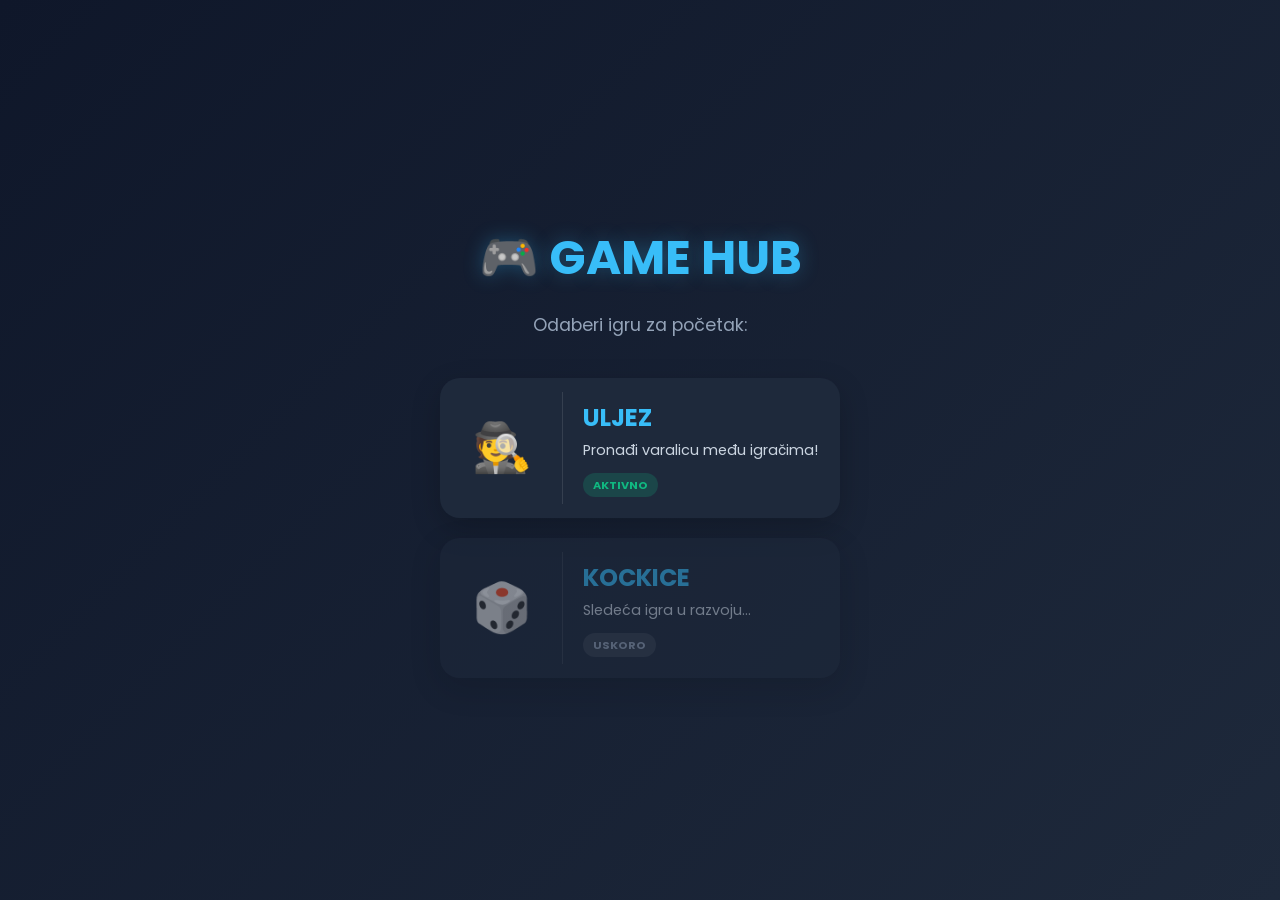
<file: index.html>
<!DOCTYPE html>
<html lang="sr">
<head>
    <meta charset="UTF-8">
    <meta name="viewport" content="width=device-width, initial-scale=1.0">
    <title>Game Hub - Odaberi Igru</title>
    <link href="https://fonts.googleapis.com/css2?family=Poppins:wght@400;600;700&display=swap" rel="stylesheet">
    <link rel="stylesheet" href="style.css">
</head>
<body class="menu-body">

    <div class="menu-container">
        <h1 class="menu-title">🎮 GAME HUB</h1>
        <p class="menu-subtitle">Odaberi igru za početak:</p>

        <div class="games-grid">
            <!-- KARTICA ZA IGRU: ULJEZ -->
            <a href="uljez.html" class="game-card">
                <div class="card-icon">🕵️</div>
                <div class="card-info">
                    <h2>ULJEZ</h2>
                    <p>Pronađi varalicu među igračima!</p>
                    <span class="status online">AKTIVNO</span>
                </div>
            </a>

            <!-- PRIMER ZA DRUGU IGRU (Onemogućeno) -->
            <div class="game-card disabled">
                <div class="card-icon">🎲</div>
                <div class="card-info">
                    <h2>KOCKICE</h2>
                    <p>Sledeća igra u razvoju...</p>
                    <span class="status soon">USKORO</span>
                </div>
            </div>
            
            <!-- Možeš dodavati još kartica ovde -->
        </div>
    </div>

</body>
</html>
</file>
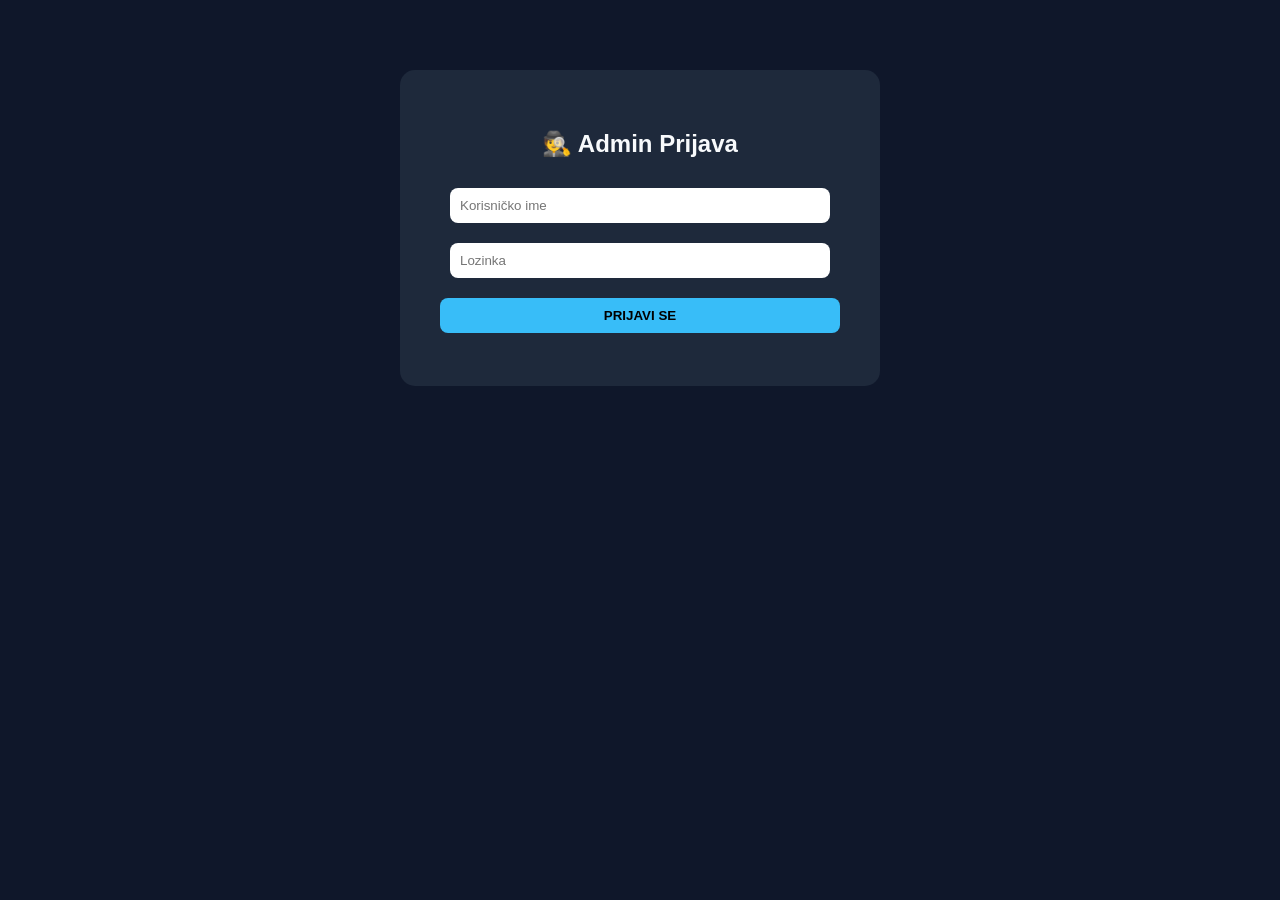
<file: admin.html>
<!DOCTYPE html>
<html lang="sr">
<head>
    <meta charset="UTF-8">
    <meta name="viewport" content="width=device-width, initial-scale=1.0">
    <title>Admin Panel - Uljez</title>
    <style>
        body { background: #0f172a; color: #f8fafc; font-family: 'Poppins', sans-serif; margin: 0; padding: 20px; }
        .container { max-width: 1000px; margin: 0 auto; }
        h1 { color: #38bdf8; text-align: center; }
        
        /* Login stil */
        #login-box { background: #1e293b; padding: 40px; border-radius: 15px; max-width: 400px; margin: 50px auto; text-align: center; }
        input { width: 90%; padding: 10px; margin: 10px 0; border-radius: 8px; border: none; }
        button { padding: 10px 20px; border-radius: 8px; border: none; background: #38bdf8; color: #000; font-weight: bold; cursor: pointer; width: 100%; margin-top: 10px; }
        button:hover { opacity: 0.9; }
        
        /* Dashboard stil */
        #dashboard { display: none; }
        .header { display: flex; justify-content: space-between; align-items: center; margin-bottom: 20px; }
        .btn-logout { background: #ef4444; width: auto; padding: 10px 20px; }
        
        table { width: 100%; border-collapse: collapse; margin-top: 20px; }
        th, td { padding: 15px; text-align: left; border-bottom: 1px solid #334155; }
        th { color: #10b981; }
        
        .status-waiting { color: #f59e0b; }
        .status-playing { color: #38bdf8; }
        .status-finished { color: #10b981; }
        
        .action-btn { padding: 5px 10px; font-size: 12px; width: auto; margin: 2px; }
        .btn-delete { background: #ef4444; color: white; }
        .btn-view { background: #334155; color: white; }
        
        /* Modal za igrace */
        #playerModal { display: none; position: fixed; top: 0; left: 0; width: 100%; height: 100%; background: rgba(0,0,0,0.8); }
        .modal-content { background: #1e293b; margin: 10% auto; padding: 20px; width: 300px; border-radius: 15px; }
        .modal-close { float: right; cursor: pointer; font-size: 20px; }
        .player-item { display: flex; justify-content: space-between; align-items: center; padding: 10px 0; border-bottom: 1px solid #334155; }
    </style>
</head>
<body>

<div class="container">
    
    <!-- LOGIN EKRAN -->
    <div id="login-box">
        <h2>🕵️ Admin Prijava</h2>
        <input type="text" id="username" placeholder="Korisničko ime">
        <input type="password" id="password" placeholder="Lozinka">
        <button onclick="login()">PRIJAVI SE</button>
        <p id="error-msg" style="color: #ef4444; font-size: 0.8rem;"></p>
    </div>

    <!-- DASHBOARD -->
    <div id="dashboard">
        <div class="header">
            <h1>Admin Panel</h1>
            <button class="btn-logout" onclick="logout()">Odjavi se</button>
        </div>

        <table id="rooms-table">
            <thead>
                <tr>
                    <th>Soba</th>
                    <th>Kreator</th>
                    <th>Igrača</th>
                    <th>Status</th>
                    <th>Akcije</th>
                </tr>
            </thead>
            <tbody>
                <!-- Sobe se ubacuju ovdje -->
            </tbody>
        </table>
    </div>
</div>

<!-- Modal za pregled igraca -->
<div id="playerModal">
    <div class="modal-content">
        <span class="modal-close" onclick="closeModal()">&times;</span>
        <h3>Igrači u sobi</h3>
        <div id="players-list"></div>
    </div>
</div>

<script>
    const API = "https://ammcooo.pythonanywhere.com"; // Tvoj API URL

    // Proveri da li je vec prijavljen
    window.onload = () => {
        checkSession();
    };

    async function checkSession() {
        try {
            const res = await fetch(`${API}/admin_check`, { credentials: 'include' });
            const data = await res.json();
            if (data.logged_in) {
                showDashboard();
            }
        } catch (e) { console.log("Neulogovan"); }
    }

    async function login() {
        const u = document.getElementById('username').value;
        const p = document.getElementById('password').value;
        const err = document.getElementById('error-msg');

        try {
            const res = await fetch(`${API}/admin_login`, {
                method: 'POST',
                headers: { 'Content-Type': 'application/json' },
                body: JSON.stringify({ username: u, password: p }),
                credentials: 'include'
            });
            const data = await res.json();
            
            if (data.status === 'success') {
                showDashboard();
            } else {
                err.innerText = "Pogrešni podaci!";
            }
        } catch (e) { err.innerText = "Greška mreže"; }
    }

    async function logout() {
        await fetch(`${API}/admin_logout`, { method: 'POST', credentials: 'include' });
        location.reload();
    }

    function showDashboard() {
        document.getElementById('login-box').style.display = 'none';
        document.getElementById('dashboard').style.display = 'block';
        loadRooms();
        // Osvezavanje svakih 5 sekundi
        setInterval(loadRooms, 5000);
    }

    async function loadRooms() {
        const res = await fetch(`${API}/admin_get_rooms`, { credentials: 'include' });
        const rooms = await res.json();
        
        const tbody = document.querySelector('#rooms-table tbody');
        tbody.innerHTML = "";

        rooms.forEach(r => {
            const statusClass = `status-${r.status}`;
            tbody.innerHTML += `
                <tr>
                    <td><b>${r.room}</b></td>
                    <td>${r.creator}</td>
                    <td>${r.players_count} / ${r.max_p}</td>
                    <td><span class="${statusClass}">${r.status}</span></td>
                    <td>
                        <button class="action-btn btn-view" onclick="viewPlayers('${r.room}')">👥 Igrači</button>
                        <button class="action-btn btn-delete" onclick="deleteRoom('${r.room}')">🗑️ Obriši</button>
                    </td>
                </tr>
            `;
        });
    }

    async function deleteRoom(room) {
        if(!confirm("Da li ste sigurni da želite da obrišete sobu " + room + "?")) return;
        
        await fetch(`${API}/admin_delete_room`, {
            method: 'POST',
            headers: { 'Content-Type': 'application/json' },
            body: JSON.stringify({ room: room }),
            credentials: 'include'
        });
        loadRooms();
    }

    async function viewPlayers(room) {
        const res = await fetch(`${API}/admin_get_players/${room}`, { credentials: 'include' });
        const players = await res.json();
        
        const list = document.getElementById('players-list');
        list.innerHTML = "";
        
        players.forEach(p => {
            list.innerHTML += `
                <div class="player-item">
                    <span>${p.name} ${p.ready ? '(Spreman)' : ''}</span>
                    <button class="action-btn btn-delete" onclick="kickPlayer('${room}', '${p.name}')">Izbaci</button>
                </div>
            `;
        });
        
        document.getElementById('playerModal').style.display = 'block';
    }

    function closeModal() {
        document.getElementById('playerModal').style.display = 'none';
    }

    async function kickPlayer(room, user) {
        await fetch(`${API}/admin_kick_player`, {
            method: 'POST',
            headers: { 'Content-Type': 'application/json' },
            body: JSON.stringify({ room: room, user: user }),
            credentials: 'include'
        });
        viewPlayers(room); // Osvezi listu
        loadRooms(); // Osvezi tabelu (mozda je soba obrisana ako je kreator izbacen)
    }
</script>

</body>
</html>
</file>
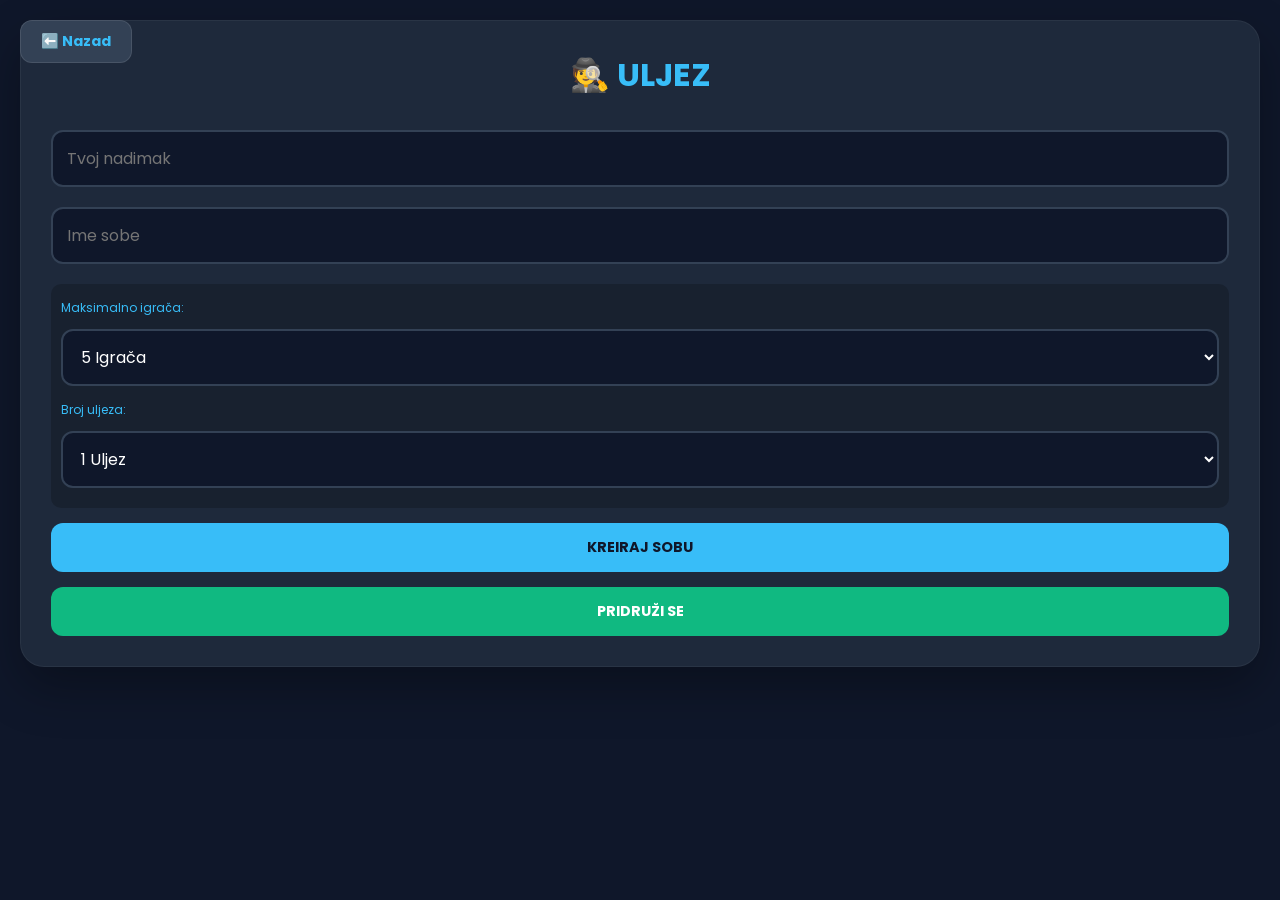
<file: uljez.html>
<!DOCTYPE html>
<html lang="sr">
<head>
    <meta charset="UTF-8">
    <meta name="viewport" content="width=device-width, initial-scale=1.0">
    <title>🕵️ Uljez Igra</title>
    <link href="https://fonts.googleapis.com/css2?family=Poppins:wght@400;600;700&display=swap" rel="stylesheet">
    <link rel="stylesheet" href="style.css">
</head>
<body>

    <div class="game-wrapper">
        
        <!-- NOVI CHAT SIDEBAR (LEVO) -->
        <div id="chat-sidebar" class="chat-sidebar">
            <h3>💬 DISKUSIJA</h3>
            <div id="chat-box"></div>
            <div class="chat-input-area">
                <input type="text" id="chat-input" placeholder="Piši poruku..." onkeypress="handleChatEnter(event)">
                <button onclick="sendChatMessage()">➤</button>
            </div>
        </div>

        <div class="main-card">
            
            <!-- Dugme za povratak na meni -->
            <div style="position: absolute; top: 20px; left: 20px;">
                <a href="index.html" class="btn-back" style="text-decoration:none; color: var(--primary); font-weight:bold; font-size: 0.9rem;">
                    ⬅️ Nazad
                </a>
            </div>

            <div id="setup-area" class="active">
                <h1>🕵️ ULJEZ</h1>
                <input type="text" id="nick" placeholder="Tvoj nadimak">
                <input type="text" id="room" placeholder="Ime sobe">
                
                <div style="text-align: left; margin-top: 10px; padding: 10px; background: rgba(0,0,0,0.2); border-radius: 10px;">
                    <label style="font-size: 0.75rem; color: var(--primary)">Maksimalno igrača:</label>
                    <select id="max_p">
                        <option value="3">3 Igrača</option>
                        <option value="4">4 Igrača</option>
                        <option value="5" selected>5 Igrača</option>
                        <option value="6">6 Igrača</option>
                        <option value="7">7 Igrača</option>
                        <option value="8">8 Igrača</option>
                        <option value="9">9 Igrača</option>
                        <option value="10">10 Igrača</option>
                    </select>

                    <label style="font-size: 0.75rem; color: var(--primary)">Broj uljeza:</label>
                    <select id="num_i">
                        <option value="1" selected>1 Uljez</option>
                        <option value="2">2 Uljeza</option>
                        <option value="3">3 Uljeza</option>
                    </select>
                </div>

                <button class="btn-blue" onclick="createRoom()">KREIRAJ SOBU</button>
                <button style="background: var(--secondary); color: white;" onclick="joinRoom()">PRIDRUŽI SE</button>
            </div>

            <div id="lobby-area">
                <h2 id="room-title">Lobi</h2>
                <p>Čekamo igrače da se pridruže...</p>
                <button id="start-btn" class="btn-blue" style="display:none; background: #f59e0b;" onclick="startGame()">🚀 KRENI IGRU</button>
            </div>

            <div id="game-area">
                <h2 id="role-display">Uloga</h2>
                <div id="question-box" style="background:#334155; padding:20px; border-radius:15px; margin:20px 0;"></div>
                <input type="text" id="ans-input" placeholder="Tvoj odgovor...">
                <button class="btn-blue" onclick="sendAnswer()">POŠALJI</button>
                <div id="answers-feed" style="margin-top:20px; text-align: left;"></div>
            </div>
            <div id="voting-area" style="display:none;">
                <h2>KO JE ULJEZ? 🤨</h2>
                <p>Pažljivo pročitaj odgovore i glasaj za sumnjivca:</p>
                <div id="voting-grid" class="player-grid">
                    </div>
            </div>

            <div id="winner-area" style="display:none;">
                <h1 id="winner-title" style="font-size: 3rem;"></h1>
                <div id="reveal-box" style="padding: 20px; border-radius: 20px; background: rgba(255,255,255,0.1); margin-bottom: 20px;">
                    </div>
                <button class="btn-blue" onclick="playAgain()">IGRAJ OPET</button>
            </div>
        </div>

        <aside id="sidebar" class="sidebar">
            <h3 style="margin-top:0; font-size: 1rem;">LJUDI U SOBI</h3>
            <div id="player-grid" class="player-grid">
                </div>
            
            <button id="ready-btn" class="btn-ready" onclick="toggleReady()">SPREMAN</button>
            
            <button class="btn-leave" onclick="leaveRoom()">🚪 NAPUSTI LOBI</button>
        </aside>
    </div>

    <script src="uljez.js"></script>
</body>
</html>
</file>
<file: style.css>
/* OSNOVNA PODEŠAVANJA */
* {
    box-sizing: border-box; /* OVO JE KLJUČNO DA PADDING NE PROBIVA ŠIRINU */
}

:root {
    --bg: #0f172a;
    --card: #1e293b;
    --primary: #38bdf8;
    --secondary: #10b981;
    --accent: #ef4444;
    --text: #f8fafc;
}

body { 
    background: var(--bg); 
    color: var(--text); 
    font-family: 'Poppins', sans-serif; 
    margin: 0; 
    padding: 0;
    min-height: 100vh;
    width: 100%;
    /* Dozvoli skrolovanje, ne centriraj vertikalno na telefonu */
    display: flex; 
    justify-content: center; 
    align-items: flex-start; 
}

/* KONTENJER ZA SADRŽAJ */
.game-wrapper {
    display: flex;
    gap: 20px;
    width: 100%;
    max-width: 1300px;
    padding: 20px;
    /* Podrazumevani redosled za Desktop */
    flex-wrap: wrap;
    justify-content: center;
}

/* --- GLAVNA KARTICA (SREDINA) --- */
.main-card {
    background: var(--card);
    padding: 30px;
    border-radius: 24px;
    flex: 2;
    min-width: 300px;
    box-shadow: 0 20px 50px rgba(0,0,0,0.3);
    border: 1px solid rgba(255,255,255,0.05);
    text-align: center;
    order: 2; /* Sredina na desktopu */
}

/* --- CHAT (LEVO) --- */
.chat-sidebar {
    background: rgba(30, 41, 59, 0.7);
    backdrop-filter: blur(10px);
    padding: 25px;
    border-radius: 24px;
    width: 280px;
    display: none; 
    flex-direction: column;
    border: 1px solid rgba(255,255,255,0.1);
    min-height: 500px;
    order: 1; /* Levo na desktopu */
}

#chat-box {
    flex: 1;
    overflow-y: auto;
    background: rgba(0,0,0,0.2);
    border-radius: 10px;
    padding: 10px;
    margin-bottom: 15px;
    display: flex;
    flex-direction: column;
    gap: 8px;
}

.chat-msg {
    font-size: 0.85rem;
    padding: 5px 0;
    border-bottom: 1px solid rgba(255,255,255,0.05);
    word-wrap: break-word;
}
.chat-msg b { color: var(--primary); }

.chat-input-area {
    display: flex;
    gap: 10px;
}
.chat-input-area input {
    flex: 1;
    padding: 10px;
    margin: 0;
}
.chat-input-area button {
    width: auto;
    padding: 0 20px;
    margin: 0;
    background: var(--primary);
    border: none;
    border-radius: 10px;
    cursor: pointer;
    font-weight: bold;
    color: var(--bg);
}

/* --- PLAYER LISTA (DESNO) --- */
.sidebar {
    background: rgba(30, 41, 59, 0.7);
    backdrop-filter: blur(10px);
    padding: 25px;
    border-radius: 24px;
    width: 280px;
    display: none; 
    flex-direction: column;
    border: 1px solid rgba(255,255,255,0.1);
    min-height: 400px;
    order: 3; /* Desno na desktopu */
}

h1, h2 { margin-top: 0; color: var(--primary); font-weight: 700; }

.player-grid {
    display: flex;
    flex-wrap: wrap;
    gap: 10px;
    margin: 20px 0;
    justify-content: flex-start;
}

.player-circle {
    background: #334155;
    padding: 8px 16px;
    border-radius: 50px;
    font-weight: 600;
    font-size: 0.85rem;
    display: flex;
    align-items: center;
    gap: 8px;
    border: 1px solid rgba(255,255,255,0.1);
}

.player-circle.ready {
    border-color: var(--secondary);
    background: rgba(16, 185, 129, 0.2);
    color: var(--secondary);
}
.player-circle.ready::after {
    content: '✓';
    font-size: 0.8rem;
}

.me-tag {
    background: var(--primary);
    color: var(--bg);
    font-size: 0.6rem;
    padding: 2px 6px;
    border-radius: 10px;
    text-transform: uppercase;
}

/* FORME I DUGMAD */
input, select {
    width: 100%;
    padding: 14px;
    margin: 10px 0;
    border-radius: 12px;
    border: 2px solid #334155;
    background: #0f172a;
    color: white;
    font-family: inherit;
    box-sizing: border-box;
    font-size: 16px; /* SPREČAVA ZOOM NA IPHONE-U */
}

button {
    width: 100%;
    padding: 14px;
    margin-top: 15px;
    border-radius: 12px;
    border: none;
    font-weight: 700;
    cursor: pointer;
    transition: 0.2s;
    font-family: inherit;
    text-transform: uppercase;
    font-size: 0.9rem;
}

.btn-blue { background: var(--primary); color: var(--bg); }
.btn-blue:hover { opacity: 0.9; }
.btn-blue:disabled { background: #555; color: #888; cursor: not-allowed; }

.btn-ready {
    background: #334155;
    color: white;
    border: 2px solid var(--secondary);
}
.btn-ready.is-ready {
    background: var(--secondary);
    color: var(--bg);
}

.btn-leave { 
    background: rgba(239, 68, 68, 0.1); 
    color: var(--accent); 
    border: 1px solid var(--accent); 
    margin-top: auto; 
    font-size: 0.8rem;
}
.btn-leave:hover { background: var(--accent); color: white; }

#setup-area, #lobby-area, #game-area { display: none; }
.active { display: block !important; }
.active-flex { display: flex !important; }

.btn-delete {
    background: var(--accent) !important;
    border-color: #b91c1c !important;
    color: white !important;
}
/* =========================================
   MAIN MENU STILOVI
   ========================================= */

.menu-body {
    display: flex;
    justify-content: center;
    align-items: center;
    min-height: 100vh;
    background: linear-gradient(135deg, #0f172a 0%, #1e293b 100%);
}

.menu-container {
    text-align: center;
    width: 90%;
    max-width: 800px;
    padding: 20px;
}

.menu-title {
    font-size: 3rem;
    color: var(--primary);
    margin-bottom: 10px;
    text-shadow: 0 0 20px rgba(56, 189, 248, 0.3);
}

.menu-subtitle {
    font-size: 1.1rem;
    color: #94a3b8;
    margin-bottom: 40px;
}

.games-grid {
    display: flex;
    flex-wrap: wrap;
    justify-content: center;
    gap: 20px;
}

.game-card {
    background: var(--card);
    border-radius: 20px;
    padding: 0;
    display: flex;
    align-items: center;
    text-align: left;
    width: 100%;
    max-width: 400px;
    text-decoration: none;
    color: white;
    border: 2px solid transparent;
    transition: 0.3s;
    overflow: hidden;
    box-shadow: 0 10px 30px rgba(0,0,0,0.2);
}

.game-card:hover {
    transform: translateY(-5px);
    border-color: var(--primary);
    box-shadow: 0 15px 40px rgba(56, 189, 248, 0.2);
}

.game-card.disabled {
    opacity: 0.5;
    cursor: not-allowed;
    pointer-events: none; /* Ne može se kliknuti */
}

.card-icon {
    /* background: rgba(255,255,255,0.05);  <-- OBRIŠI OVU LINIJU */
    font-size: 3rem;
    padding: 20px 30px;
    display: flex;
    align-items: center;
    justify-content: center;
    border-right: 1px solid rgba(255,255,255,0.1); /* Možeš i ovo da obrišeš ako ne želiš ni liniju */
}

.card-info {
    padding: 20px;
    flex: 1;
}

.card-info h2 {
    margin: 0 0 5px 0;
    color: var(--primary);
    font-size: 1.5rem;
}

.card-info p {
    margin: 0 0 10px 0;
    color: #cbd5e1;
    font-size: 0.9rem;
}

.status {
    font-size: 0.7rem;
    font-weight: 700;
    padding: 4px 10px;
    border-radius: 20px;
    text-transform: uppercase;
}

.status.online {
    background: rgba(16, 185, 129, 0.2);
    color: var(--secondary);
}

.status.soon {
    background: rgba(255, 255, 255, 0.1);
    color: #94a3b8;
}

/* Responsive za meni */
@media (max-width: 600px) {
    .menu-title { font-size: 2rem; }
    .game-card { flex-direction: column; text-align: center; }
    .card-icon { border-right: none; border-bottom: 1px solid rgba(255,255,255,0.1); padding: 15px; }
}

/* =====================================================
   MOBILNI TELEFON (EKRANI MANJI OD 800px)
   ===================================================== */
@media (max-width: 800px) {
    
    body {
        align-items: flex-start; /* Počinje od vrha */
    }

    .game-wrapper {
        flex-direction: column; /* SVE JEDNO ISPOD DRUGOG */
        width: 100%;
        padding: 10px;
        gap: 15px;
    }

    /* 1. GLAVNA KARTICA (IDE NA VRH) */
    .main-card {
        order: 1; 
        width: 100%;
        min-width: 0; /* OBEZBEĐUJE DA STANE NA EKRAN */
        padding: 20px;
        border-radius: 16px;
    }

    /* 2. LISTA IGRAČA (ISPOD GLAVNE) */
    .sidebar {
        order: 2;
        width: 100%;
        min-width: 0;
        padding: 15px;
        border-radius: 16px;
        min-height: auto; /* Da se skupi */
    }

    /* 3. CHAT (NA DNU) */
    .chat-sidebar {
        order: 3;
        width: 100%;
        min-width: 0;
        padding: 15px;
        border-radius: 16px;
        min-height: auto;
    }

    /* POSEBNA VISINA ZA CHAT BOX NA TELEFONU */
    #chat-box {
        height: 200px; /* Fiksna visina da ne zauzima previše */
        flex: none;
    }

    /* SMANJIVANJE TEKSTA */
    h1 { font-size: 1.8rem; }
    h2 { font-size: 1.4rem; }
    
    /* DUGMAD ZA GLASANJE U KOLONI */
    #voting-grid {
        flex-direction: column;
    }
    #voting-grid button {
        width: 100%;
        margin: 5px 0 !important;
    }

    
}

/* --- STIL ZA DUGME NAZAD --- */
.btn-back {
    display: inline-flex;
    align-items: center;
    justify-content: center;
    gap: 8px;
    padding: 10px 20px;
    background: #334155; /* Tamno siva pozadina */
    color: #fff;
    text-decoration: none; /* Ukloni podvlaku */
    border-radius: 12px;   /* Zaobljeno kao ostala dugmad */
    font-weight: 600;
    font-size: 0.85rem;
    border: 1px solid rgba(255,255,255,0.1);
    transition: 0.2s ease;
    width: auto; /* Auto širina, ne celo */
    margin: 0 auto 20px auto; /* Centrirano sa razmakom ispod */
    cursor: pointer;
}

.btn-back:hover {
    background: #475569; /* Malo svetlije na hover */
    transform: translateY(-2px);
    box-shadow: 0 5px 15px rgba(0,0,0,0.2);
}

/* Ovo dodaj unutar postojećeg @media bloka ili na kraj fajla */
@media (max-width: 800px) {
    
    /* Smanji dugme i zaobli ga više (izgleda kao krug/kapsula) */
    .btn-back {
        padding: 10px 15px; /* Manji padding */
        border-radius: 50px; /* Veće zaobljenje */
        font-size: 1.2rem; /* Malo veća strelica */
    }

    /* Sakrij tekst "Nazad" na telefonu */
    .btn-text {
        display: none;
    }
}
</file>
